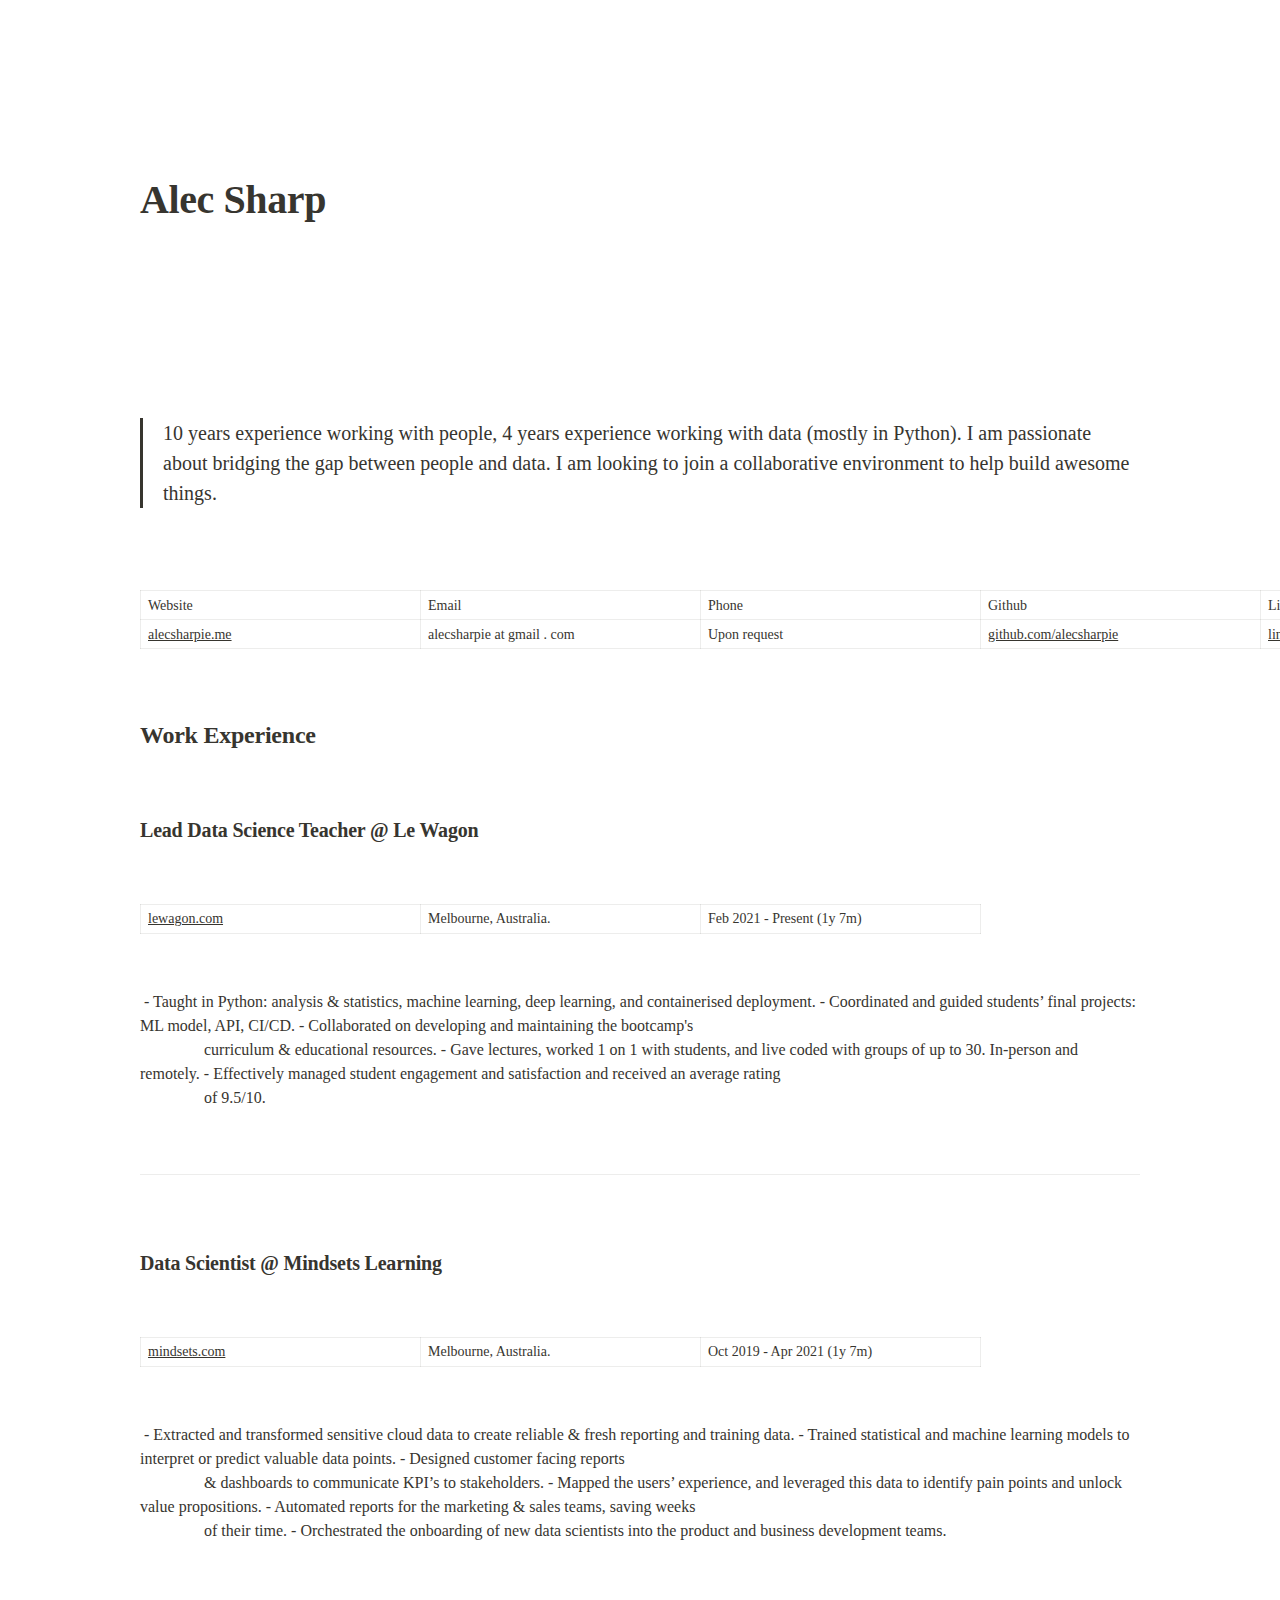
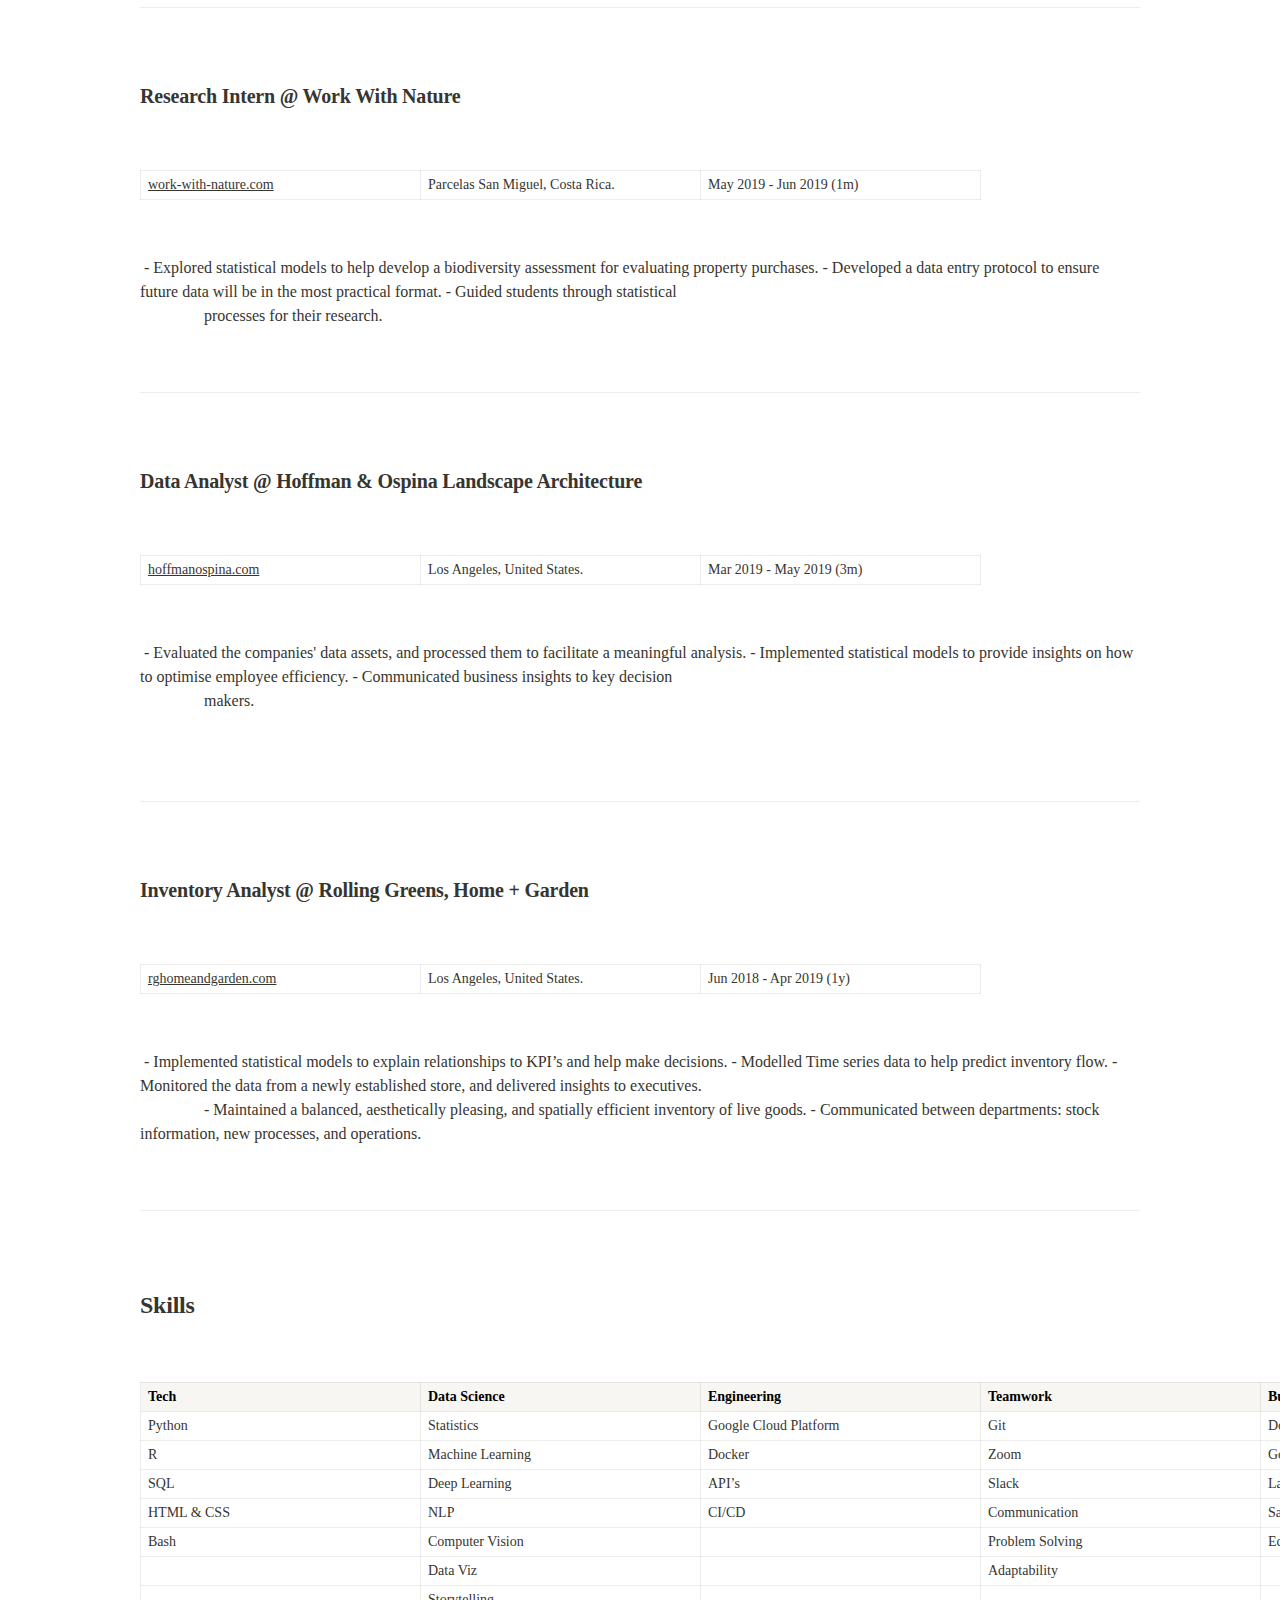
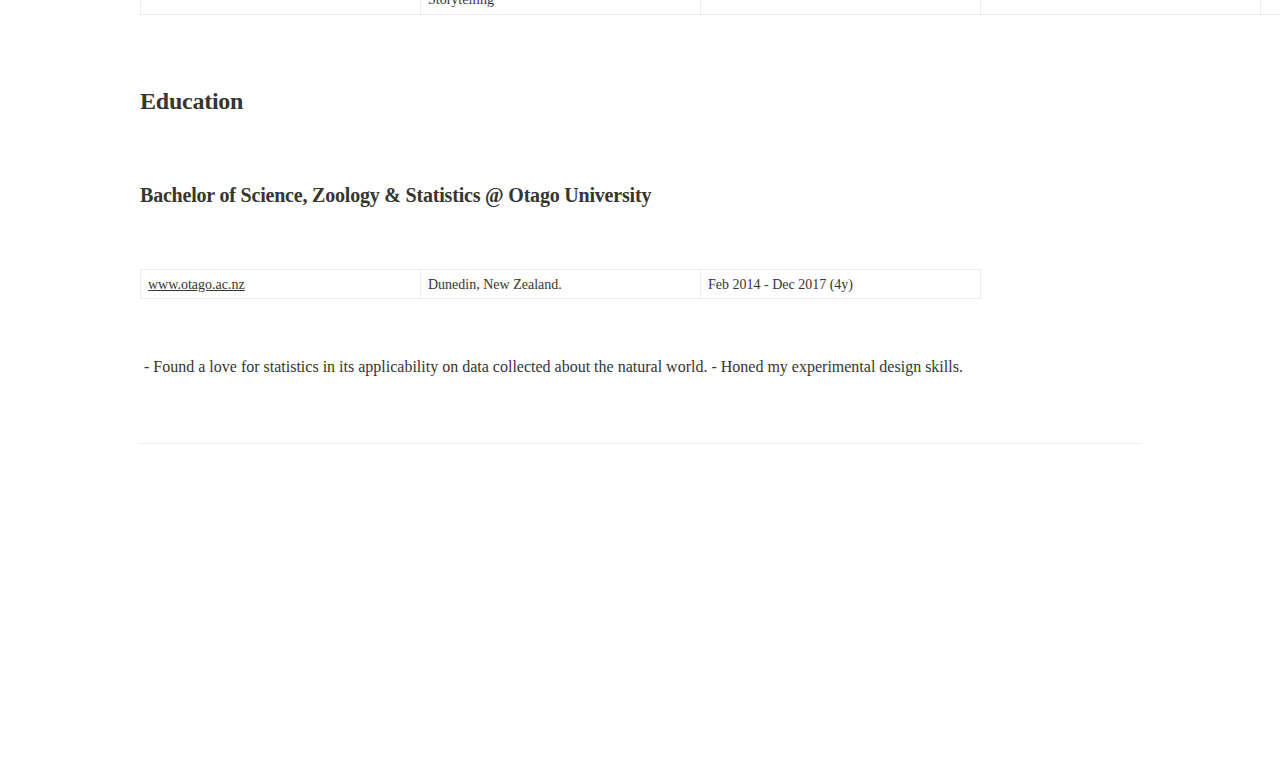
<file: cv.html>
<html>

<head>
    <meta http-equiv="Content-Type" content="text/html; charset=utf-8" />
    <title>Alec Sharp</title>
    <style>
        /* cspell:disable-file */
        /* webkit printing magic: print all background colors */
        
        html {
            -webkit-print-color-adjust: exact;
        }
        
        * {
            box-sizing: border-box;
            -webkit-print-color-adjust: exact;
        }
        
        html,
        body {
            margin: 0;
            padding: 0;
        }
        
        @media only screen {
            body {
                margin: 2em auto;
                max-width: 1000px;
                color: rgb(55, 53, 47);
            }
        }
        
        body {
            line-height: 1.5;
            white-space: pre-wrap;
        }
        
        a,
        a.visited {
            color: inherit;
            text-decoration: underline;
        }
        
        .pdf-relative-link-path {
            font-size: 80%;
            color: #444;
        }
        
        h1,
        h2,
        h3 {
            letter-spacing: -0.01em;
            line-height: 1.2;
            font-weight: 600;
            margin-bottom: 0;
        }
        
        .page-title {
            font-size: 2.5rem;
            font-weight: 700;
            margin-top: 0;
            margin-bottom: 0.75em;
        }
        
        h1 {
            font-size: 1.875rem;
            margin-top: 1.875rem;
        }
        
        h2 {
            font-size: 1.5rem;
            margin-top: 1.5rem;
        }
        
        h3 {
            font-size: 1.25rem;
            margin-top: 1.25rem;
        }
        
        .source {
            border: 1px solid #ddd;
            border-radius: 3px;
            padding: 1.5em;
            word-break: break-all;
        }
        
        .callout {
            border-radius: 3px;
            padding: 1rem;
        }
        
        figure {
            margin: 1.25em 0;
            page-break-inside: avoid;
        }
        
        figcaption {
            opacity: 0.5;
            font-size: 85%;
            margin-top: 0.5em;
        }
        
        mark {
            background-color: transparent;
        }
        
        .indented {
            padding-left: 1.5em;
        }
        
        hr {
            background: transparent;
            display: block;
            width: 100%;
            height: 1px;
            visibility: visible;
            border: none;
            border-bottom: 1px solid rgba(55, 53, 47, 0.09);
        }
        
        img {
            max-width: 100%;
        }
        
        @media only print {
            img {
                max-height: 100vh;
                object-fit: contain;
            }
        }
        
        @page {
            margin: 1in;
        }
        
        .collection-content {
            font-size: 0.875rem;
        }
        
        .column-list {
            display: flex;
            justify-content: space-between;
        }
        
        .column {
            padding: 0 1em;
        }
        
        .column:first-child {
            padding-left: 0;
        }
        
        .column:last-child {
            padding-right: 0;
        }
        
        .table_of_contents-item {
            display: block;
            font-size: 0.875rem;
            line-height: 1.3;
            padding: 0.125rem;
        }
        
        .table_of_contents-indent-1 {
            margin-left: 1.5rem;
        }
        
        .table_of_contents-indent-2 {
            margin-left: 3rem;
        }
        
        .table_of_contents-indent-3 {
            margin-left: 4.5rem;
        }
        
        .table_of_contents-link {
            text-decoration: none;
            opacity: 0.7;
            border-bottom: 1px solid rgba(55, 53, 47, 0.18);
        }
        
        table,
        th,
        td {
            border: 1px solid rgba(55, 53, 47, 0.09);
            border-collapse: collapse;
        }
        
        table {
            border-left: none;
            border-right: none;
        }
        
        th,
        td {
            font-weight: normal;
            padding: 0.25em 0.5em;
            line-height: 1.5;
            min-height: 1.5em;
            text-align: left;
        }
        
        th {
            color: rgba(55, 53, 47, 0.6);
        }
        
        ol,
        ul {
            margin: 0;
            margin-block-start: 0.6em;
            margin-block-end: 0.6em;
        }
        
        li>ol:first-child,
        li>ul:first-child {
            margin-block-start: 0.6em;
        }
        
        ul>li {
            list-style: disc;
        }
        
        ul.to-do-list {
            text-indent: -1.7em;
        }
        
        ul.to-do-list>li {
            list-style: none;
        }
        
        .to-do-children-checked {
            text-decoration: line-through;
            opacity: 0.375;
        }
        
        ul.toggle>li {
            list-style: none;
        }
        
        ul {
            padding-inline-start: 1.7em;
        }
        
        ul>li {
            padding-left: 0.1em;
        }
        
        ol {
            padding-inline-start: 1.6em;
        }
        
        ol>li {
            padding-left: 0.2em;
        }
        
        .mono ol {
            padding-inline-start: 2em;
        }
        
        .mono ol>li {
            text-indent: -0.4em;
        }
        
        .toggle {
            padding-inline-start: 0em;
            list-style-type: none;
        }
        /* Indent toggle children */
        
        .toggle>li>details {
            padding-left: 1.7em;
        }
        
        .toggle>li>details>summary {
            margin-left: -1.1em;
        }
        
        .selected-value {
            display: inline-block;
            padding: 0 0.5em;
            background: rgba(206, 205, 202, 0.5);
            border-radius: 3px;
            margin-right: 0.5em;
            margin-top: 0.3em;
            margin-bottom: 0.3em;
            white-space: nowrap;
        }
        
        .collection-title {
            display: inline-block;
            margin-right: 1em;
        }
        
        .simple-table {
            margin-top: 1em;
            font-size: 0.875rem;
            empty-cells: show;
        }
        
        .simple-table td {
            height: 29px;
            min-width: 280px;
        }
        
        .simple-table th {
            height: 29px;
            min-width: 280px;
        }
        
        .simple-table-header-color {
            background: rgb(247, 246, 243);
            color: black;
        }
        
        .simple-table-header {
            font-weight: 500;
        }
        
        time {
            opacity: 0.5;
        }
        
        .icon {
            display: inline-block;
            max-width: 1.2em;
            max-height: 1.2em;
            text-decoration: none;
            vertical-align: text-bottom;
            margin-right: 0.5em;
        }
        
        img.icon {
            border-radius: 3px;
        }
        
        .user-icon {
            width: 1.5em;
            height: 1.5em;
            border-radius: 100%;
            margin-right: 0.5rem;
        }
        
        .user-icon-inner {
            font-size: 0.8em;
        }
        
        .text-icon {
            border: 1px solid #000;
            text-align: center;
        }
        
        .page-cover-image {
            display: block;
            object-fit: cover;
            width: 100%;
            max-height: 30vh;
        }
        
        .page-header-icon {
            font-size: 3rem;
            margin-bottom: 1rem;
        }
        
        .page-header-icon-with-cover {
            margin-top: -0.72em;
            margin-left: 0.07em;
        }
        
        .page-header-icon img {
            border-radius: 3px;
        }
        
        .link-to-page {
            margin: 1em 0;
            padding: 0;
            border: none;
            font-weight: 500;
        }
        
        p>.user {
            opacity: 0.5;
        }
        
        td>.user,
        td>time {
            white-space: nowrap;
        }
        
        input[type="checkbox"] {
            transform: scale(1.5);
            margin-right: 0.6em;
            vertical-align: middle;
        }
        
        p {
            margin-top: 0.5em;
            margin-bottom: 0.5em;
        }
        
        .image {
            border: none;
            margin: 1.5em 0;
            padding: 0;
            border-radius: 0;
            text-align: center;
        }
        
        .code,
        code {
            background: rgba(135, 131, 120, 0.15);
            border-radius: 3px;
            padding: 0.2em 0.4em;
            border-radius: 3px;
            font-size: 85%;
            tab-size: 2;
        }
        
        code {
            color: #eb5757;
        }
        
        .code {
            padding: 1.5em 1em;
        }
        
        .code-wrap {
            white-space: pre-wrap;
            word-break: break-all;
        }
        
        .code>code {
            background: none;
            padding: 0;
            font-size: 100%;
            color: inherit;
        }
        
        blockquote {
            font-size: 1.25em;
            margin: 1em 0;
            padding-left: 1em;
            border-left: 3px solid rgb(55, 53, 47);
        }
        
        .bookmark {
            text-decoration: none;
            max-height: 8em;
            padding: 0;
            display: flex;
            width: 100%;
            align-items: stretch;
        }
        
        .bookmark-title {
            font-size: 0.85em;
            overflow: hidden;
            text-overflow: ellipsis;
            height: 1.75em;
            white-space: nowrap;
        }
        
        .bookmark-text {
            display: flex;
            flex-direction: column;
        }
        
        .bookmark-info {
            flex: 4 1 180px;
            padding: 12px 14px 14px;
            display: flex;
            flex-direction: column;
            justify-content: space-between;
        }
        
        .bookmark-image {
            width: 33%;
            flex: 1 1 180px;
            display: block;
            position: relative;
            object-fit: cover;
            border-radius: 1px;
        }
        
        .bookmark-description {
            color: rgba(55, 53, 47, 0.6);
            font-size: 0.75em;
            overflow: hidden;
            max-height: 4.5em;
            word-break: break-word;
        }
        
        .bookmark-href {
            font-size: 0.75em;
            margin-top: 0.25em;
        }
        
        .sans {
            font-family: ui-sans-serif, -apple-system, BlinkMacSystemFont, "Segoe UI", Helvetica, "Apple Color Emoji", Arial, sans-serif, "Segoe UI Emoji", "Segoe UI Symbol";
        }
        
        .code {
            font-family: "SFMono-Regular", Menlo, Consolas, "PT Mono", "Liberation Mono", Courier, monospace;
        }
        
        .serif {
            font-family: Lyon-Text, Georgia, ui-serif, serif;
        }
        
        .mono {
            font-family: iawriter-mono, Nitti, Menlo, Courier, monospace;
        }
        
        .pdf .sans {
            font-family: Inter, ui-sans-serif, -apple-system, BlinkMacSystemFont, "Segoe UI", Helvetica, "Apple Color Emoji", Arial, sans-serif, "Segoe UI Emoji", "Segoe UI Symbol", 'Twemoji', 'Noto Color Emoji', 'Noto Sans CJK JP';
        }
        
        .pdf:lang(zh-CN) .sans {
            font-family: Inter, ui-sans-serif, -apple-system, BlinkMacSystemFont, "Segoe UI", Helvetica, "Apple Color Emoji", Arial, sans-serif, "Segoe UI Emoji", "Segoe UI Symbol", 'Twemoji', 'Noto Color Emoji', 'Noto Sans CJK SC';
        }
        
        .pdf:lang(zh-TW) .sans {
            font-family: Inter, ui-sans-serif, -apple-system, BlinkMacSystemFont, "Segoe UI", Helvetica, "Apple Color Emoji", Arial, sans-serif, "Segoe UI Emoji", "Segoe UI Symbol", 'Twemoji', 'Noto Color Emoji', 'Noto Sans CJK TC';
        }
        
        .pdf:lang(ko-KR) .sans {
            font-family: Inter, ui-sans-serif, -apple-system, BlinkMacSystemFont, "Segoe UI", Helvetica, "Apple Color Emoji", Arial, sans-serif, "Segoe UI Emoji", "Segoe UI Symbol", 'Twemoji', 'Noto Color Emoji', 'Noto Sans CJK KR';
        }
        
        .pdf .code {
            font-family: Source Code Pro, "SFMono-Regular", Menlo, Consolas, "PT Mono", "Liberation Mono", Courier, monospace, 'Twemoji', 'Noto Color Emoji', 'Noto Sans Mono CJK JP';
        }
        
        .pdf:lang(zh-CN) .code {
            font-family: Source Code Pro, "SFMono-Regular", Menlo, Consolas, "PT Mono", "Liberation Mono", Courier, monospace, 'Twemoji', 'Noto Color Emoji', 'Noto Sans Mono CJK SC';
        }
        
        .pdf:lang(zh-TW) .code {
            font-family: Source Code Pro, "SFMono-Regular", Menlo, Consolas, "PT Mono", "Liberation Mono", Courier, monospace, 'Twemoji', 'Noto Color Emoji', 'Noto Sans Mono CJK TC';
        }
        
        .pdf:lang(ko-KR) .code {
            font-family: Source Code Pro, "SFMono-Regular", Menlo, Consolas, "PT Mono", "Liberation Mono", Courier, monospace, 'Twemoji', 'Noto Color Emoji', 'Noto Sans Mono CJK KR';
        }
        
        .pdf .serif {
            font-family: PT Serif, Lyon-Text, Georgia, ui-serif, serif, 'Twemoji', 'Noto Color Emoji', 'Noto Serif CJK JP';
        }
        
        .pdf:lang(zh-CN) .serif {
            font-family: PT Serif, Lyon-Text, Georgia, ui-serif, serif, 'Twemoji', 'Noto Color Emoji', 'Noto Serif CJK SC';
        }
        
        .pdf:lang(zh-TW) .serif {
            font-family: PT Serif, Lyon-Text, Georgia, ui-serif, serif, 'Twemoji', 'Noto Color Emoji', 'Noto Serif CJK TC';
        }
        
        .pdf:lang(ko-KR) .serif {
            font-family: PT Serif, Lyon-Text, Georgia, ui-serif, serif, 'Twemoji', 'Noto Color Emoji', 'Noto Serif CJK KR';
        }
        
        .pdf .mono {
            font-family: PT Mono, iawriter-mono, Nitti, Menlo, Courier, monospace, 'Twemoji', 'Noto Color Emoji', 'Noto Sans Mono CJK JP';
        }
        
        .pdf:lang(zh-CN) .mono {
            font-family: PT Mono, iawriter-mono, Nitti, Menlo, Courier, monospace, 'Twemoji', 'Noto Color Emoji', 'Noto Sans Mono CJK SC';
        }
        
        .pdf:lang(zh-TW) .mono {
            font-family: PT Mono, iawriter-mono, Nitti, Menlo, Courier, monospace, 'Twemoji', 'Noto Color Emoji', 'Noto Sans Mono CJK TC';
        }
        
        .pdf:lang(ko-KR) .mono {
            font-family: PT Mono, iawriter-mono, Nitti, Menlo, Courier, monospace, 'Twemoji', 'Noto Color Emoji', 'Noto Sans Mono CJK KR';
        }
        
        .highlight-default {
            color: rgba(55, 53, 47, 1);
        }
        
        .highlight-gray {
            color: rgba(120, 119, 116, 1);
            fill: rgba(120, 119, 116, 1);
        }
        
        .highlight-brown {
            color: rgba(159, 107, 83, 1);
            fill: rgba(159, 107, 83, 1);
        }
        
        .highlight-orange {
            color: rgba(217, 115, 13, 1);
            fill: rgba(217, 115, 13, 1);
        }
        
        .highlight-yellow {
            color: rgba(203, 145, 47, 1);
            fill: rgba(203, 145, 47, 1);
        }
        
        .highlight-teal {
            color: rgba(68, 131, 97, 1);
            fill: rgba(68, 131, 97, 1);
        }
        
        .highlight-blue {
            color: rgba(51, 126, 169, 1);
            fill: rgba(51, 126, 169, 1);
        }
        
        .highlight-purple {
            color: rgba(144, 101, 176, 1);
            fill: rgba(144, 101, 176, 1);
        }
        
        .highlight-pink {
            color: rgba(193, 76, 138, 1);
            fill: rgba(193, 76, 138, 1);
        }
        
        .highlight-red {
            color: rgba(212, 76, 71, 1);
            fill: rgba(212, 76, 71, 1);
        }
        
        .highlight-gray_background {
            background: rgba(241, 241, 239, 1);
        }
        
        .highlight-brown_background {
            background: rgba(244, 238, 238, 1);
        }
        
        .highlight-orange_background {
            background: rgba(251, 236, 221, 1);
        }
        
        .highlight-yellow_background {
            background: rgba(251, 243, 219, 1);
        }
        
        .highlight-teal_background {
            background: rgba(237, 243, 236, 1);
        }
        
        .highlight-blue_background {
            background: rgba(231, 243, 248, 1);
        }
        
        .highlight-purple_background {
            background: rgba(244, 240, 247, 0.8);
        }
        
        .highlight-pink_background {
            background: rgba(249, 238, 243, 0.8);
        }
        
        .highlight-red_background {
            background: rgba(253, 235, 236, 1);
        }
        
        .block-color-default {
            color: inherit;
            fill: inherit;
        }
        
        .block-color-gray {
            color: rgba(120, 119, 116, 1);
            fill: rgba(120, 119, 116, 1);
        }
        
        .block-color-brown {
            color: rgba(159, 107, 83, 1);
            fill: rgba(159, 107, 83, 1);
        }
        
        .block-color-orange {
            color: rgba(217, 115, 13, 1);
            fill: rgba(217, 115, 13, 1);
        }
        
        .block-color-yellow {
            color: rgba(203, 145, 47, 1);
            fill: rgba(203, 145, 47, 1);
        }
        
        .block-color-teal {
            color: rgba(68, 131, 97, 1);
            fill: rgba(68, 131, 97, 1);
        }
        
        .block-color-blue {
            color: rgba(51, 126, 169, 1);
            fill: rgba(51, 126, 169, 1);
        }
        
        .block-color-purple {
            color: rgba(144, 101, 176, 1);
            fill: rgba(144, 101, 176, 1);
        }
        
        .block-color-pink {
            color: rgba(193, 76, 138, 1);
            fill: rgba(193, 76, 138, 1);
        }
        
        .block-color-red {
            color: rgba(212, 76, 71, 1);
            fill: rgba(212, 76, 71, 1);
        }
        
        .block-color-gray_background {
            background: rgba(241, 241, 239, 1);
        }
        
        .block-color-brown_background {
            background: rgba(244, 238, 238, 1);
        }
        
        .block-color-orange_background {
            background: rgba(251, 236, 221, 1);
        }
        
        .block-color-yellow_background {
            background: rgba(251, 243, 219, 1);
        }
        
        .block-color-teal_background {
            background: rgba(237, 243, 236, 1);
        }
        
        .block-color-blue_background {
            background: rgba(231, 243, 248, 1);
        }
        
        .block-color-purple_background {
            background: rgba(244, 240, 247, 0.8);
        }
        
        .block-color-pink_background {
            background: rgba(249, 238, 243, 0.8);
        }
        
        .block-color-red_background {
            background: rgba(253, 235, 236, 1);
        }
        
        .select-value-color-pink {
            background-color: rgba(245, 224, 233, 1);
        }
        
        .select-value-color-purple {
            background-color: rgba(232, 222, 238, 1);
        }
        
        .select-value-color-green {
            background-color: rgba(219, 237, 219, 1);
        }
        
        .select-value-color-gray {
            background-color: rgba(227, 226, 224, 1);
        }
        
        .select-value-color-opaquegray {
            background-color: rgba(255, 255, 255, 0.0375);
        }
        
        .select-value-color-orange {
            background-color: rgba(250, 222, 201, 1);
        }
        
        .select-value-color-brown {
            background-color: rgba(238, 224, 218, 1);
        }
        
        .select-value-color-red {
            background-color: rgba(255, 226, 221, 1);
        }
        
        .select-value-color-yellow {
            background-color: rgba(253, 236, 200, 1);
        }
        
        .select-value-color-blue {
            background-color: rgba(211, 229, 239, 1);
        }
        
        .checkbox {
            display: inline-flex;
            vertical-align: text-bottom;
            width: 16;
            height: 16;
            background-size: 16px;
            margin-left: 2px;
            margin-right: 5px;
        }
        
        .checkbox-on {
            background-image: url("data:image/svg+xml;charset=UTF-8,%3Csvg%20width%3D%2216%22%20height%3D%2216%22%20viewBox%3D%220%200%2016%2016%22%20fill%3D%22none%22%20xmlns%3D%22http%3A%2F%2Fwww.w3.org%2F2000%2Fsvg%22%3E%0A%3Crect%20width%3D%2216%22%20height%3D%2216%22%20fill%3D%22%2358A9D7%22%2F%3E%0A%3Cpath%20d%3D%22M6.71429%2012.2852L14%204.9995L12.7143%203.71436L6.71429%209.71378L3.28571%206.2831L2%207.57092L6.71429%2012.2852Z%22%20fill%3D%22white%22%2F%3E%0A%3C%2Fsvg%3E");
        }
        
        .checkbox-off {
            background-image: url("data:image/svg+xml;charset=UTF-8,%3Csvg%20width%3D%2216%22%20height%3D%2216%22%20viewBox%3D%220%200%2016%2016%22%20fill%3D%22none%22%20xmlns%3D%22http%3A%2F%2Fwww.w3.org%2F2000%2Fsvg%22%3E%0A%3Crect%20x%3D%220.75%22%20y%3D%220.75%22%20width%3D%2214.5%22%20height%3D%2214.5%22%20fill%3D%22white%22%20stroke%3D%22%2336352F%22%20stroke-width%3D%221.5%22%2F%3E%0A%3C%2Fsvg%3E");
        }
    </style>
</head>

<body>
    <article id="47707c6a-82ed-4d62-b170-544e49dc82b3" class="page serif">
        <header>
            <h1 class="page-title">Alec Sharp</h1>
        </header>
        <div class="page-body">
            <blockquote id="5bb7f14d-d1ec-40ba-a6f0-bf93b972970d" class="">10 years experience working with people, 4 years experience working with data (mostly in Python). I am passionate about bridging the gap between people and data. I am looking to join a collaborative environment to help build awesome things.</blockquote>
            <table id="b426e8cb-4c92-4953-960f-d2fe6476e9d4" class="simple-table">
                <tbody>
                    <tr id="4ed21018-9fa0-44b5-a48f-3d81dfa829d3">
                        <td id="k}m}" class="" style="width:118.66666412353516px">Website</td>
                        <td id="`{@w" class="" style="width:171.16665649414062px">Email</td>
                        <td id="cUFw" class="" style="width:108.5px">Phone</td>
                        <td id="nEo{" class="" style="width:168.16665649414062px">Github</td>
                        <td id="tjCp" class="" style="width:193.8333282470703px">LinkedIn</td>
                    </tr>
                    <tr id="892a853a-8ba5-48af-84eb-41b48b2f7ab8">
                        <td id="k}m}" class="" style="width:118.66666412353516px"><a href="https://www.alecsharpie.me/">alecsharpie.me</a></td>
                        <td id="`{@w" class="" style="width:171.16665649414062px">alecsharpie at gmail . com</td>
                        <td id="cUFw" class="" style="width:108.5px">Upon request</td>
                        <td id="nEo{" class="" style="width:168.16665649414062px"><a href="https://github.com/alecsharpie">github.com/alecsharpie</a></td>
                        <td id="tjCp" class="" style="width:193.8333282470703px"><a href="https://www.linkedin.com/in/alecsharpie/">linkedin.com/in/alecsharpie</a></td>
                    </tr>
                </tbody>
            </table>
            <h2 id="77abbe2f-48dd-4b50-b467-fa5ded50dec5" class="">Work Experience</h2>
            <h3 id="e6f8ec56-e6d9-4ba9-886b-a7834ad9e00f" class=""><strong>Lead Data Science Teacher </strong>@ Le Wagon</h3>
            <table id="0935dbb1-3a4e-4991-9d4e-b51ce6b4d96e" class="simple-table">
                <tbody>
                    <tr id="138c6401-b4ac-4450-8a52-2d74d2183a84">
                        <td id="B[`?" class="" style="width:253.5px"><a href="https://www.lewagon.com/">lewagon.com</a> </td>
                        <td id="UsUq" class="" style="width:254.8333282470703px">Melbourne, Australia.</td>
                        <td id="vlE}" class="" style="width:252.8333282470703px">Feb 2021 - Present (1y 7m)</td>
                    </tr>
                </tbody>
            </table>
            <p id="b94f573a-a054-4f20-a712-6cfdd8489851" class=""> - Taught in Python: analysis &amp; statistics, machine learning, deep learning, and containerised deployment. - Coordinated and guided students’ final projects: ML model, API, CI/CD. - Collaborated on developing and maintaining the bootcamp&#x27;s
                curriculum &amp; educational resources. - Gave lectures, worked 1 on 1 with students, and live coded with groups of up to 30. In-person and remotely. - Effectively managed student engagement and satisfaction and received an average rating
                of 9.5/10.</p>
            <hr id="e70a8bae-bba8-4c1d-8b2c-51d2dab98a06" />
            <h3 id="9252a36e-ec5f-48e1-ae40-7a6573c28345" class=""><strong>Data Scientist </strong>@ Mindsets Learning</h3>
            <table id="f0cde6fc-8597-4a79-a21a-71f0629777f5" class="simple-table">
                <tbody>
                    <tr id="a6c52138-f114-47ad-8852-faad6f288da7">
                        <td id="lCGj" class="" style="width:254px"><a href="http://www.mindsets.com/">mindsets.com</a></td>
                        <td id="\]\P" class="" style="width:254.3333282470703px">Melbourne, Australia.</td>
                        <td id="fjYA" class="" style="width:252.5px">Oct 2019 - Apr 2021 (1y 7m)</td>
                    </tr>
                </tbody>
            </table>
            <p id="d585f1e4-7801-4f96-8e19-faf528dee67f" class=""> - Extracted and transformed sensitive cloud data to create reliable &amp; fresh reporting and training data. - Trained statistical and machine learning models to interpret or predict valuable data points. - Designed customer facing reports
                &amp; dashboards to communicate KPI’s to stakeholders. - Mapped the users’ experience, and leveraged this data to identify pain points and unlock value propositions. - Automated reports for the marketing &amp; sales teams, saving weeks
                of their time. - Orchestrated the onboarding of new data scientists into the product and business development teams.</p>
            <hr id="5b271cf1-8717-4917-8fe6-80d54eb36d72" />
            <h3 id="e3203d1e-c255-4f84-8c38-c5a7884222b8" class=""><strong>Research Intern </strong>@ Work With Nature</h3>
            <table id="f7f973d5-ea9d-4685-b945-32d2b2404275" class="simple-table">
                <tbody>
                    <tr id="ba40722b-d0d5-4725-a9ad-831f848d89ef">
                        <td id="=A{~" class="" style="width:251.3333282470703px"><a href="http://work-with-nature.com/en/">work-with-nature.com</a></td>
                        <td id="tyiw" class="" style="width:254.5px">Parcelas San Miguel, Costa Rica.</td>
                        <td id="fMIh" class="" style="width:254.3333282470703px">May 2019 - Jun 2019 (1m)</td>
                    </tr>
                </tbody>
            </table>
            <p id="d7181c04-323a-4855-95c5-26d27e061ab8" class=""> - Explored statistical models to help develop a biodiversity assessment for evaluating property purchases. - Developed a data entry protocol to ensure future data will be in the most practical format. - Guided students through statistical
                processes for their research.</p>
            <hr id="d33ac358-f183-4e69-9376-a639dbd14c54" />
            <h3 id="3ab74639-b614-47f6-b24e-31b2a9a55af0" class=""><strong>Data Analyst </strong>@ Hoffman &amp; Ospina Landscape Architecture</h3>
            <table id="11c818dc-f4b4-4c46-b09f-08aa7fa62358" class="simple-table">
                <tbody>
                    <tr id="1958f7d0-f346-4b1d-a594-6c4f826568f9">
                        <td id="qBa_" class="" style="width:255.16665649414062px"><a href="https://hoffmanospina.com/">hoffmanospina.com</a></td>
                        <td id="wW;?" class="" style="width:254.16665649414062px">Los Angeles, United States.</td>
                        <td id="UpzN" class="" style="width:252.66665649414062px">Mar 2019 - May 2019 (3m)</td>
                    </tr>
                </tbody>
            </table>
            <p id="d8ad1d4c-a4cb-4823-bce2-2b0f3f33ed53" class=""> - Evaluated the companies&#x27; data assets, and processed them to facilitate a meaningful analysis. - Implemented statistical models to provide insights on how to optimise employee efficiency. - Communicated business insights to key decision
                makers.
            </p>
            <hr id="9b92b53d-da14-4880-b451-3f32f3f0a403" />
            <h3 id="8d8d3300-c53e-4875-87bf-e524651f06e1" class=""><strong>Inventory Analyst </strong>@ Rolling Greens, Home + Garden</h3>
            <table id="5a152bb8-5782-483a-a7a3-8e0e01e1de49" class="simple-table">
                <tbody>
                    <tr id="f3930d17-44f1-4f81-85ec-1330c9d5cc89">
                        <td id="tZa[" class="" style="width:254.8333282470703px"><a href="https://rghomeandgarden.com/">rghomeandgarden.com</a></td>
                        <td id="~Vg@" class="" style="width:253.66665649414062px">Los Angeles, United States.</td>
                        <td id="X_y?" class="" style="width:252.66665649414062px">Jun 2018 - Apr 2019 (1y)</td>
                    </tr>
                </tbody>
            </table>
            <p id="30aa3615-51b4-48af-b008-ccefbea9c2ab" class=""> - Implemented statistical models to explain relationships to KPI’s and help make decisions. - Modelled Time series data to help predict inventory flow. - Monitored the data from a newly established store, and delivered insights to executives.
                - Maintained a balanced, aesthetically pleasing, and spatially efficient inventory of live goods. - Communicated between departments: stock information, new processes, and operations.</p>
            <hr id="70aa43d1-beac-4ebf-825d-5b9a97f964ab" />
            <h2 id="e65a3802-a533-49b3-be58-af49fb84fd4e" class="">Skills</h2>
            <table id="4bad337f-1174-4488-92f4-965a090e8c9c" class="simple-table">
                <thead class="simple-table-header">
                    <tr id="4e81fde3-ee2e-4ddc-9714-0d571f9b6a24">
                        <th id="]Cnr" class="simple-table-header-color simple-table-header" style="width:128.66666412353516px"><strong>Tech</strong></th>
                        <th id="[`zT" class="simple-table-header-color simple-table-header" style="width:158.16665649414062px"><strong>Data Science</strong></th>
                        <th id="rihY" class="simple-table-header-color simple-table-header" style="width:166.66665649414062px"><strong>Engineering</strong></th>
                        <th id="SamE" class="simple-table-header-color simple-table-header" style="width:142.5px"><strong>Teamwork</strong></th>
                        <th id="n=IJ" class="simple-table-header-color simple-table-header" style="width:164.3333282470703px"><strong>Business</strong></th>
                    </tr>
                </thead>
                <tbody>
                    <tr id="9d032b6f-6a4a-4a39-828a-79a04a1ef73d">
                        <td id="]Cnr" class="" style="width:128.66666412353516px">Python</td>
                        <td id="[`zT" class="" style="width:158.16665649414062px">Statistics</td>
                        <td id="rihY" class="" style="width:166.66665649414062px">Google Cloud Platform</td>
                        <td id="SamE" class="" style="width:142.5px">Git</td>
                        <td id="n=IJ" class="" style="width:164.3333282470703px">Doc&#x27;s, Sheet&#x27;s, &amp; Slides</td>
                    </tr>
                    <tr id="decae00e-6db4-4fa0-8bc0-94f4356594e9">
                        <td id="]Cnr" class="" style="width:128.66666412353516px">R</td>
                        <td id="[`zT" class="" style="width:158.16665649414062px">Machine Learning</td>
                        <td id="rihY" class="" style="width:166.66665649414062px">Docker</td>
                        <td id="SamE" class="" style="width:142.5px">Zoom</td>
                        <td id="n=IJ" class="" style="width:164.3333282470703px">Google</td>
                    </tr>
                    <tr id="640589fb-b77f-4960-8bc5-3ebde211f146">
                        <td id="]Cnr" class="" style="width:128.66666412353516px">SQL</td>
                        <td id="[`zT" class="" style="width:158.16665649414062px">Deep Learning</td>
                        <td id="rihY" class="" style="width:166.66665649414062px">API’s</td>
                        <td id="SamE" class="" style="width:142.5px">Slack</td>
                        <td id="n=IJ" class="" style="width:164.3333282470703px">Landing Page’s</td>
                    </tr>
                    <tr id="5e6f1a93-fe99-4c6d-b685-b271ade3dbe9">
                        <td id="]Cnr" class="" style="width:128.66666412353516px">HTML &amp; CSS</td>
                        <td id="[`zT" class="" style="width:158.16665649414062px">NLP</td>
                        <td id="rihY" class="" style="width:166.66665649414062px">CI/CD</td>
                        <td id="SamE" class="" style="width:142.5px">Communication</td>
                        <td id="n=IJ" class="" style="width:164.3333282470703px">Saas</td>
                    </tr>
                    <tr id="7d4db807-dcb7-4511-8dd1-cee51c10ae50">
                        <td id="]Cnr" class="" style="width:128.66666412353516px">Bash</td>
                        <td id="[`zT" class="" style="width:158.16665649414062px">Computer Vision</td>
                        <td id="rihY" class="" style="width:166.66665649414062px"></td>
                        <td id="SamE" class="" style="width:142.5px">Problem Solving</td>
                        <td id="n=IJ" class="" style="width:164.3333282470703px">EdTech</td>
                    </tr>
                    <tr id="6f55af62-7e77-4ca4-b9e8-208a659bc8cd">
                        <td id="]Cnr" class="" style="width:128.66666412353516px"></td>
                        <td id="[`zT" class="" style="width:158.16665649414062px">Data Viz</td>
                        <td id="rihY" class="" style="width:166.66665649414062px"></td>
                        <td id="SamE" class="" style="width:142.5px">Adaptability</td>
                        <td id="n=IJ" class="" style="width:164.3333282470703px"></td>
                    </tr>
                    <tr id="1b3a7404-7fef-4beb-8b83-bedd7b6340b0">
                        <td id="]Cnr" class="" style="width:128.66666412353516px"></td>
                        <td id="[`zT" class="" style="width:158.16665649414062px">Storytelling</td>
                        <td id="rihY" class="" style="width:166.66665649414062px"></td>
                        <td id="SamE" class="" style="width:142.5px"></td>
                        <td id="n=IJ" class="" style="width:164.3333282470703px"></td>
                    </tr>
                </tbody>
            </table>
            <h2 id="f4447cfa-dd05-4a9f-96c8-7ceb1df1b4e6" class="">Education</h2>
            <h3 id="09e259e7-e497-416d-ae18-4d2cb68b5818" class=""><strong>Bachelor of Science, Zoology &amp; Statistics </strong>@ Otago University</h3>
            <table id="20bb63df-4ef2-4e92-aa67-88f91affd5d0" class="simple-table">
                <tbody>
                    <tr id="7365ca11-cf57-41d0-bc47-d7ebfb92d8c7">
                        <td id="]H=a" class="" style="width:254.16665649414062px"><a href="https://www.otago.ac.nz/">www.otago.ac.nz</a></td>
                        <td id="EFGH" class="" style="width:255.66665649414062px">Dunedin, New Zealand.</td>
                        <td id="=ZF?" class="" style="width:251.8333282470703px">Feb 2014 - Dec 2017 (4y)</td>
                    </tr>
                </tbody>
            </table>
            <p id="e597a9dd-81fb-4325-9c76-c80a0cf3bd92" class=""> - Found a love for statistics in its applicability on data collected about the natural world. - Honed my experimental design skills.</p>
            <hr id="5b8265bf-54b3-464a-aec4-9dbadfefc008" />
            <p id="5ff00a49-0cb5-41cb-91d6-cb3316a35228" class="">
            </p>
        </div>
    </article>
</body>

</html>
</file>
